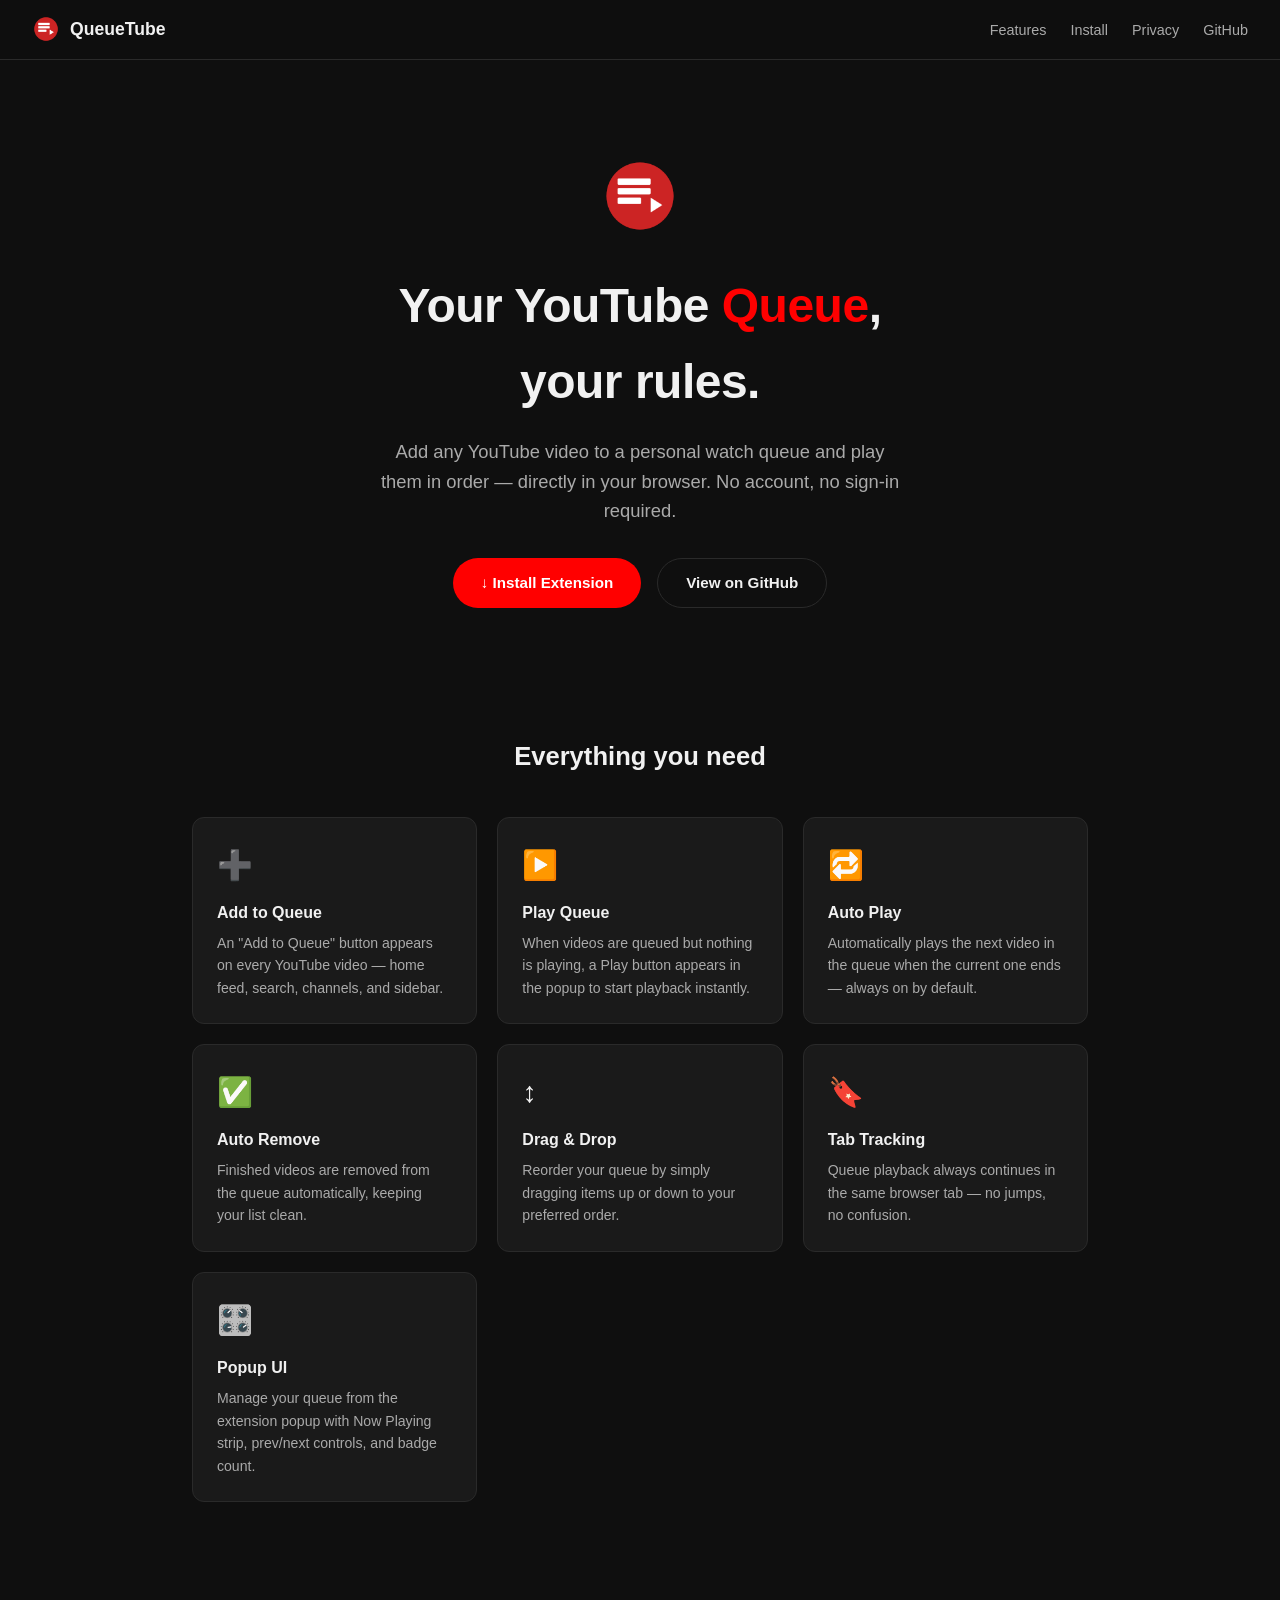
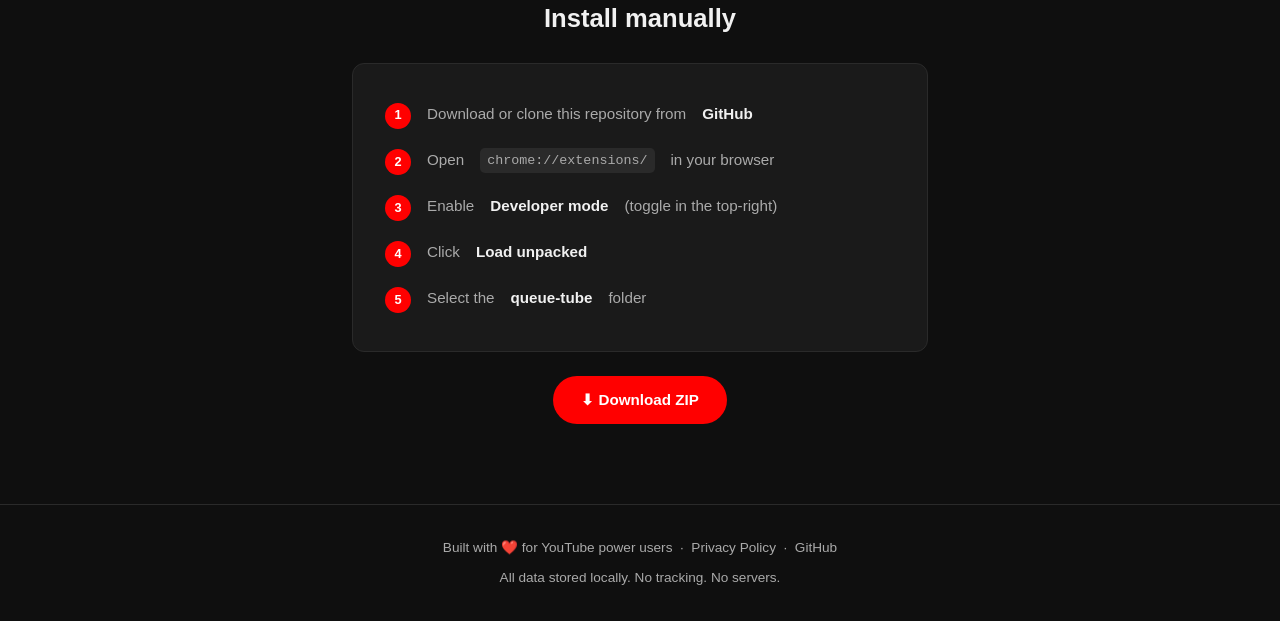
<file: docs/index.html>
<!DOCTYPE html>
<html lang="en">
<head>
  <meta charset="UTF-8" />
  <meta name="viewport" content="width=device-width, initial-scale=1.0" />
  <title>QueueTube — YouTube Queue Manager</title>
  <meta name="description" content="Add YouTube videos to a personal queue and play them in order. No account needed." />
  <link rel="icon" type="image/png" href="icons/icon48.png" />
  <link rel="stylesheet" href="style.css" />
</head>
<body>

  <nav>
    <a class="nav-logo" href="index.html">
      <img src="icons/icon48.png" alt="QueueTube icon" />
      QueueTube
    </a>
    <ul>
      <li><a href="#features">Features</a></li>
      <li><a href="#install">Install</a></li>
      <li><a href="privacy.html">Privacy</a></li>
      <li><a href="https://github.com/teampat/queue-tube" target="_blank" rel="noopener">GitHub</a></li>
    </ul>
  </nav>

  <!-- HERO -->
  <section class="hero">
    <img class="hero-icon" src="icons/icon128.png" alt="QueueTube" />
    <h1>Your YouTube <span>Queue</span>,<br>your rules.</h1>
    <p>Add any YouTube video to a personal watch queue and play them in order — directly in your browser. No account, no sign-in required.</p>
    <div class="hero-buttons">
      <a class="btn btn-primary" href="#install">
        ↓ Install Extension
      </a>
      <a class="btn btn-ghost" href="https://github.com/teampat/queue-tube" target="_blank" rel="noopener">
        View on GitHub
      </a>
    </div>
  </section>

  <!-- FEATURES -->
  <section class="features" id="features">
    <h2 class="section-title">Everything you need</h2>
    <div class="grid">
      <div class="card">
        <div class="card-icon">➕</div>
        <h3>Add to Queue</h3>
        <p>An "Add to Queue" button appears on every YouTube video — home feed, search, channels, and sidebar.</p>
      </div>
      <div class="card">
        <div class="card-icon">▶️</div>
        <h3>Play Queue</h3>
        <p>When videos are queued but nothing is playing, a Play button appears in the popup to start playback instantly.</p>
      </div>
      <div class="card">
        <div class="card-icon">🔁</div>
        <h3>Auto Play</h3>
        <p>Automatically plays the next video in the queue when the current one ends — always on by default.</p>
      </div>
      <div class="card">
        <div class="card-icon">✅</div>
        <h3>Auto Remove</h3>
        <p>Finished videos are removed from the queue automatically, keeping your list clean.</p>
      </div>
      <div class="card">
        <div class="card-icon">↕️</div>
        <h3>Drag &amp; Drop</h3>
        <p>Reorder your queue by simply dragging items up or down to your preferred order.</p>
      </div>
      <div class="card">
        <div class="card-icon">🔖</div>
        <h3>Tab Tracking</h3>
        <p>Queue playback always continues in the same browser tab — no jumps, no confusion.</p>
      </div>
      <div class="card">
        <div class="card-icon">🎛️</div>
        <h3>Popup UI</h3>
        <p>Manage your queue from the extension popup with Now Playing strip, prev/next controls, and badge count.</p>
      </div>
    </div>
  </section>

  <!-- INSTALL -->
  <section class="install" id="install">
    <h2 class="section-title">Install manually</h2>
    <ol class="steps">
      <li>Download or clone this repository from <strong>GitHub</strong></li>
      <li>Open <code>chrome://extensions/</code> in your browser</li>
      <li>Enable <strong>Developer mode</strong> (toggle in the top-right)</li>
      <li>Click <strong>Load unpacked</strong></li>
      <li>Select the <strong>queue-tube</strong> folder</li>
    </ol>
    <a class="btn btn-primary" href="https://github.com/teampat/queue-tube/archive/refs/heads/main.zip">
      ⬇ Download ZIP
    </a>
  </section>

  <footer>
    <div>
      Built with ❤️ for YouTube power users &nbsp;·&nbsp;
      <a href="privacy.html">Privacy Policy</a> &nbsp;·&nbsp;
      <a href="https://github.com/teampat/queue-tube" target="_blank" rel="noopener">GitHub</a>
    </div>
    <div>All data stored locally. No tracking. No servers.</div>
  </footer>

</body>
</html>
</file>
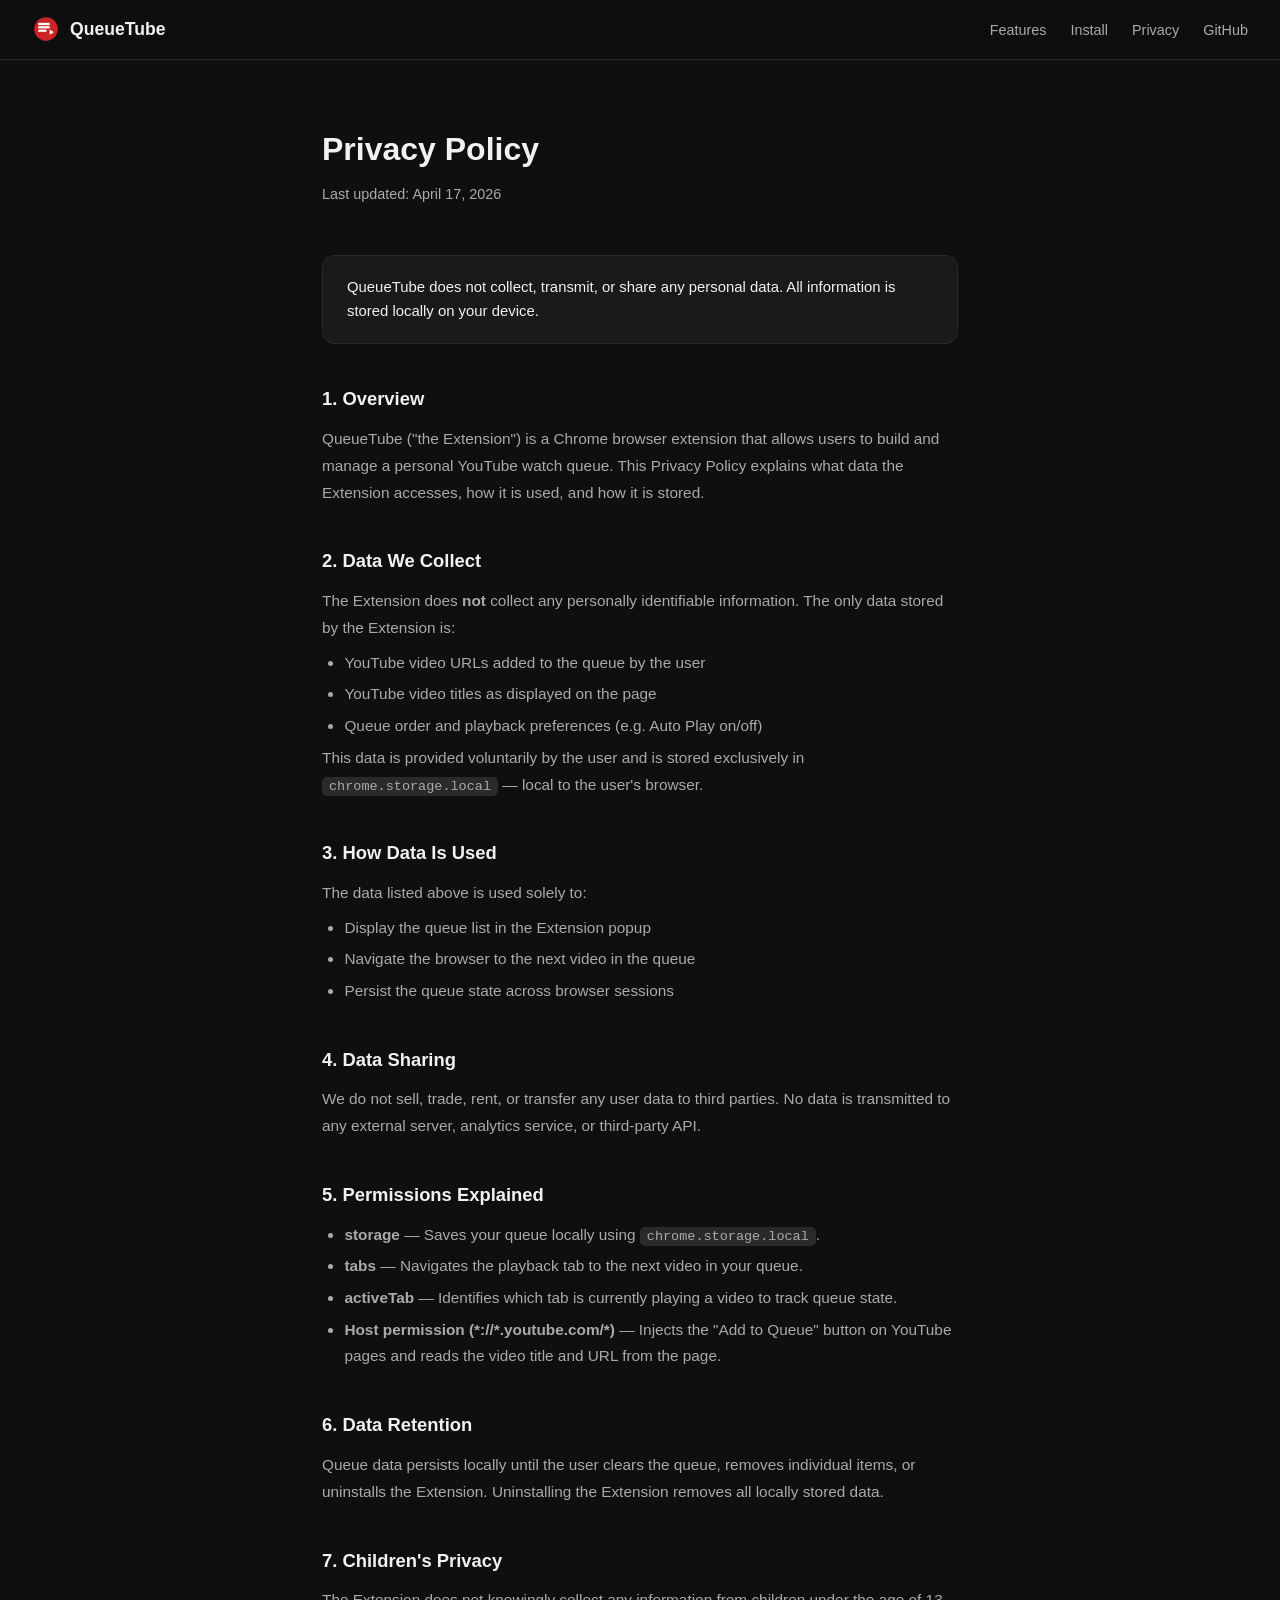
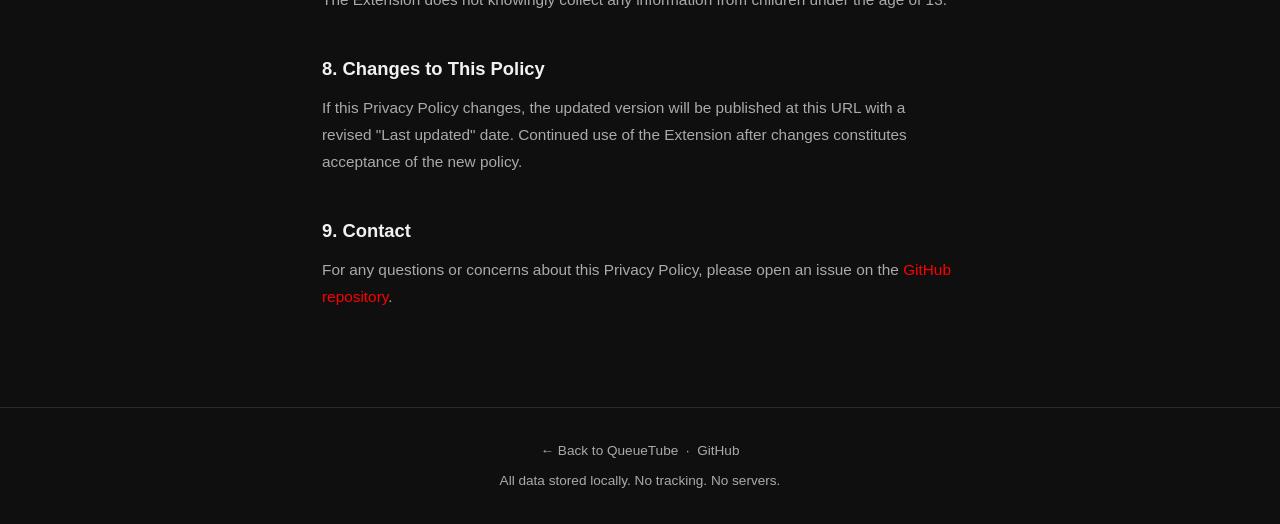
<file: docs/privacy.html>
<!DOCTYPE html>
<html lang="en">
<head>
  <meta charset="UTF-8" />
  <meta name="viewport" content="width=device-width, initial-scale=1.0" />
  <title>Privacy Policy — QueueTube</title>
  <meta name="description" content="Privacy policy for the QueueTube Chrome Extension." />
  <link rel="icon" type="image/png" href="icons/icon48.png" />
  <link rel="stylesheet" href="style.css" />
</head>
<body>

  <nav>
    <a class="nav-logo" href="index.html">
      <img src="icons/icon48.png" alt="QueueTube icon" />
      QueueTube
    </a>
    <ul>
      <li><a href="index.html#features">Features</a></li>
      <li><a href="index.html#install">Install</a></li>
      <li><a href="privacy.html">Privacy</a></li>
      <li><a href="https://github.com/teampat/queue-tube" target="_blank" rel="noopener">GitHub</a></li>
    </ul>
  </nav>

  <article class="prose">
    <h1>Privacy Policy</h1>
    <p class="subtitle">Last updated: April 17, 2026</p>

    <div class="highlight">
      QueueTube does not collect, transmit, or share any personal data. All information is stored locally on your device.
    </div>

    <h2>1. Overview</h2>
    <p>
      QueueTube ("the Extension") is a Chrome browser extension that allows users to build and manage a personal YouTube watch queue. This Privacy Policy explains what data the Extension accesses, how it is used, and how it is stored.
    </p>

    <h2>2. Data We Collect</h2>
    <p>The Extension does <strong>not</strong> collect any personally identifiable information. The only data stored by the Extension is:</p>
    <ul>
      <li>YouTube video URLs added to the queue by the user</li>
      <li>YouTube video titles as displayed on the page</li>
      <li>Queue order and playback preferences (e.g. Auto Play on/off)</li>
    </ul>
    <p>This data is provided voluntarily by the user and is stored exclusively in <code>chrome.storage.local</code> — local to the user's browser.</p>

    <h2>3. How Data Is Used</h2>
    <p>The data listed above is used solely to:</p>
    <ul>
      <li>Display the queue list in the Extension popup</li>
      <li>Navigate the browser to the next video in the queue</li>
      <li>Persist the queue state across browser sessions</li>
    </ul>

    <h2>4. Data Sharing</h2>
    <p>
      We do not sell, trade, rent, or transfer any user data to third parties. No data is transmitted to any external server, analytics service, or third-party API.
    </p>

    <h2>5. Permissions Explained</h2>
    <ul>
      <li><strong>storage</strong> — Saves your queue locally using <code>chrome.storage.local</code>.</li>
      <li><strong>tabs</strong> — Navigates the playback tab to the next video in your queue.</li>
      <li><strong>activeTab</strong> — Identifies which tab is currently playing a video to track queue state.</li>
      <li><strong>Host permission (*://*.youtube.com/*)</strong> — Injects the "Add to Queue" button on YouTube pages and reads the video title and URL from the page.</li>
    </ul>

    <h2>6. Data Retention</h2>
    <p>
      Queue data persists locally until the user clears the queue, removes individual items, or uninstalls the Extension. Uninstalling the Extension removes all locally stored data.
    </p>

    <h2>7. Children's Privacy</h2>
    <p>
      The Extension does not knowingly collect any information from children under the age of 13.
    </p>

    <h2>8. Changes to This Policy</h2>
    <p>
      If this Privacy Policy changes, the updated version will be published at this URL with a revised "Last updated" date. Continued use of the Extension after changes constitutes acceptance of the new policy.
    </p>

    <h2>9. Contact</h2>
    <p>
      For any questions or concerns about this Privacy Policy, please open an issue on the
      <a href="https://github.com/teampat/queue-tube/issues" target="_blank" rel="noopener">GitHub repository</a>.
    </p>
  </article>

  <footer>
    <div>
      <a href="index.html">← Back to QueueTube</a> &nbsp;·&nbsp;
      <a href="https://github.com/teampat/queue-tube" target="_blank" rel="noopener">GitHub</a>
    </div>
    <div>All data stored locally. No tracking. No servers.</div>
  </footer>

</body>
</html>
</file>
<file: docs/style.css>
*, *::before, *::after { box-sizing: border-box; margin: 0; padding: 0; }

:root {
  --red: #ff0000;
  --dark: #0f0f0f;
  --card: #1a1a1a;
  --border: #2a2a2a;
  --text: #f1f1f1;
  --muted: #aaaaaa;
  --radius: 12px;
}

body {
  font-family: -apple-system, BlinkMacSystemFont, "Segoe UI", Roboto, sans-serif;
  background: var(--dark);
  color: var(--text);
  line-height: 1.6;
}

a { color: var(--red); text-decoration: none; }
a:hover { text-decoration: underline; }

/* NAV */
nav {
  position: sticky;
  top: 0;
  z-index: 100;
  background: rgba(15, 15, 15, 0.92);
  backdrop-filter: blur(12px);
  border-bottom: 1px solid var(--border);
  padding: 0 2rem;
  height: 60px;
  display: flex;
  align-items: center;
  justify-content: space-between;
}

.nav-logo {
  display: flex;
  align-items: center;
  gap: 10px;
  font-weight: 700;
  font-size: 1.1rem;
  color: var(--text);
  text-decoration: none;
}

.nav-logo img { width: 28px; height: 28px; border-radius: 6px; }

nav ul {
  list-style: none;
  display: flex;
  gap: 1.5rem;
}

nav ul a {
  color: var(--muted);
  font-size: 0.9rem;
  transition: color 0.2s;
}
nav ul a:hover { color: var(--text); text-decoration: none; }

/* HERO */
.hero {
  text-align: center;
  padding: 6rem 2rem 4rem;
  max-width: 700px;
  margin: 0 auto;
}

.hero-icon {
  width: 80px;
  height: 80px;
  border-radius: 20px;
  margin-bottom: 1.5rem;
}

.hero h1 {
  font-size: clamp(2rem, 5vw, 3rem);
  font-weight: 800;
  margin-bottom: 1rem;
  letter-spacing: -0.5px;
}

.hero h1 span { color: var(--red); }

.hero p {
  font-size: 1.15rem;
  color: var(--muted);
  margin-bottom: 2rem;
  max-width: 520px;
  margin-left: auto;
  margin-right: auto;
}

.btn {
  display: inline-flex;
  align-items: center;
  gap: 8px;
  padding: 0.75rem 1.75rem;
  border-radius: 9999px;
  font-weight: 600;
  font-size: 0.95rem;
  transition: opacity 0.2s, transform 0.15s;
  cursor: pointer;
}
.btn:hover { opacity: 0.85; text-decoration: none; transform: translateY(-1px); }

.btn-primary { background: var(--red); color: #fff; }
.btn-ghost {
  background: transparent;
  color: var(--text);
  border: 1px solid var(--border);
}

.hero-buttons { display: flex; justify-content: center; gap: 1rem; flex-wrap: wrap; }

/* FEATURES */
.features {
  max-width: 960px;
  margin: 0 auto;
  padding: 4rem 2rem;
}

.section-title {
  text-align: center;
  font-size: 1.6rem;
  font-weight: 700;
  margin-bottom: 2.5rem;
}

.grid {
  display: grid;
  grid-template-columns: repeat(auto-fit, minmax(260px, 1fr));
  gap: 1.25rem;
}

.card {
  background: var(--card);
  border: 1px solid var(--border);
  border-radius: var(--radius);
  padding: 1.5rem;
}

.card-icon { font-size: 1.8rem; margin-bottom: 0.75rem; }
.card h3 { font-size: 1rem; font-weight: 600; margin-bottom: 0.4rem; }
.card p { font-size: 0.88rem; color: var(--muted); }

/* INSTALL */
.install {
  max-width: 640px;
  margin: 0 auto;
  padding: 2rem 2rem 5rem;
  text-align: center;
}

.install .section-title { margin-bottom: 1.5rem; }

.steps {
  text-align: left;
  background: var(--card);
  border: 1px solid var(--border);
  border-radius: var(--radius);
  padding: 1.75rem 2rem;
  margin-bottom: 1.5rem;
  counter-reset: steps;
}

.steps li {
  list-style: none;
  counter-increment: steps;
  display: flex;
  align-items: flex-start;
  gap: 1rem;
  padding: 0.6rem 0;
  font-size: 0.95rem;
  color: var(--muted);
}

.steps li::before {
  content: counter(steps);
  min-width: 26px;
  height: 26px;
  border-radius: 50%;
  background: var(--red);
  color: #fff;
  font-size: 0.8rem;
  font-weight: 700;
  display: flex;
  align-items: center;
  justify-content: center;
  flex-shrink: 0;
  margin-top: 1px;
}

.steps li strong { color: var(--text); }

code {
  background: #2a2a2a;
  padding: 2px 7px;
  border-radius: 5px;
  font-size: 0.88em;
  font-family: "SF Mono", "Fira Code", monospace;
}

/* FOOTER */
footer {
  border-top: 1px solid var(--border);
  padding: 2rem;
  text-align: center;
  font-size: 0.85rem;
  color: var(--muted);
  display: flex;
  flex-direction: column;
  gap: 0.5rem;
}

footer a { color: var(--muted); }
footer a:hover { color: var(--text); }

/* PRIVACY PAGE */
.prose {
  max-width: 700px;
  margin: 0 auto;
  padding: 4rem 2rem 6rem;
}

.prose h1 { font-size: 2rem; font-weight: 800; margin-bottom: 0.4rem; }
.prose .subtitle { color: var(--muted); font-size: 0.9rem; margin-bottom: 3rem; }

.prose h2 {
  font-size: 1.15rem;
  font-weight: 700;
  margin-top: 2.5rem;
  margin-bottom: 0.75rem;
  color: var(--text);
}

.prose p, .prose li {
  font-size: 0.96rem;
  color: var(--muted);
  line-height: 1.75;
}

.prose ul { padding-left: 1.4rem; margin-top: 0.5rem; }
.prose li { margin-bottom: 0.3rem; }

.prose .highlight {
  background: var(--card);
  border: 1px solid var(--border);
  border-radius: var(--radius);
  padding: 1.25rem 1.5rem;
  margin: 1.5rem 0;
  font-size: 0.93rem;
  color: var(--text);
}
</file>
